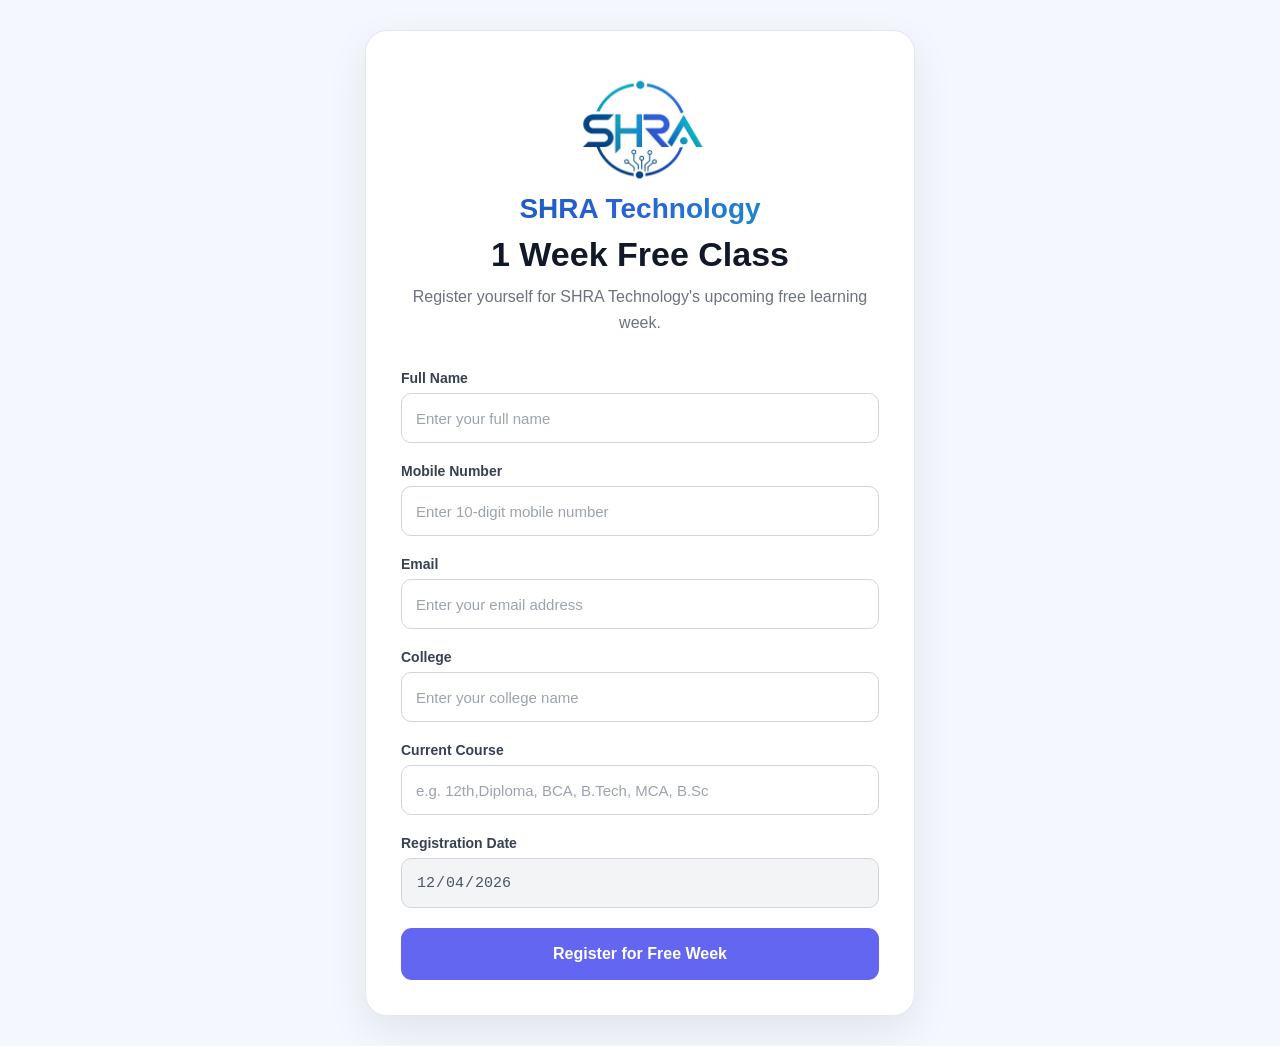
<file: frontend/registration/registration.html>
<!DOCTYPE html>
<html lang="en">

<head>
    <meta charset="UTF-8">
    <meta name="viewport" content="width=device-width, initial-scale=1.0">

    <title>SHRA Technology | Free Week Registration</title>

    <link rel="stylesheet" href="registration.css">
</head>

<body>

    <main class="registration-page">

        <div class="registration-container">

            <!-- Header -->
            <div class="form-header">

                <div class="logo">
                    <img src="../Image/logo-shra.png" alt="logo">
                </div>

                <div class="logo">
                    SHRA <span>Technology</span>
                </div>

                <h1>1 Week Free Class</h1>

                <p>
                    Register yourself for SHRA Technology's
                    upcoming free learning week.
                </p>

            </div>


            <!-- Registration Form -->
            <form id="registrationForm">

                <!-- Name -->
                <div class="form-group">

                    <label for="name">
                        Full Name
                    </label>

                    <input type="text" id="name" name="name" placeholder="Enter your full name" autocomplete="name"
                        required>

                </div>


                <!-- Mobile Number -->
                <div class="form-group">

                    <label for="mobile">
                        Mobile Number
                    </label>

                    <input type="tel" id="mobile" name="mobile" placeholder="Enter 10-digit mobile number"
                        maxlength="10" inputmode="numeric" autocomplete="tel" required>

                </div>


                <!-- Email -->
                <div class="form-group">

                    <label for="email">
                        Email
                    </label>

                    <input type="email" id="email" name="email" placeholder="Enter your email address"
                        autocomplete="email" required>

                </div>


                <!-- College -->
                <div class="form-group">

                    <label for="college">
                        College
                    </label>

                    <input type="text" id="college" name="college" placeholder="Enter your college name"
                        autocomplete="organization" required>

                </div>


                <!-- Current Course -->
                <div class="form-group">

                    <label for="currentCourse">
                        Current Course
                    </label>

                    <input type="text" id="currentCourse" name="currentCourse"
                        placeholder="e.g. 12th,Diploma, BCA, B.Tech, MCA, B.Sc" required>

                </div>


                <!-- Registration Date -->
                <div class="form-group">

                    <label for="registrationDate">
                        Registration Date
                    </label>

                    <input type="date" id="registrationDate" name="registrationDate" readonly>

                </div>


                <!-- Submit -->
                <button type="submit" id="submitBtn" class="submit-btn">
                    Register for Free Week
                </button>


                <!-- Status Message -->
                <div id="formMessage" class="form-message" role="alert"></div>

            </form>

        </div>

        <!-- =========================
     REGISTRATION SUCCESS OVERLAY
========================= -->

        <div class="success-overlay" id="successOverlay">

            <div class="success-card">

                <div class="success-icon">
                    ✓
                </div>

                <h2>
                    Registration Successful! 🎉
                </h2>

                <p class="success-subtitle">
                    Congratulations! Your registration for
                    SHRA Technology's 1 Week Free Class is confirmed.
                </p>

                <div class="student-details">

                    <div class="detail-row">
                        <span>Registration ID</span>
                        <strong id="successRegistrationId"></strong>
                    </div>

                    <div class="detail-row">
                        <span>Name</span>
                        <strong id="successName"></strong>
                    </div>

                    <div class="detail-row">
                        <span>Mobile</span>
                        <strong id="successMobile"></strong>
                    </div>

                    <div class="detail-row">
                        <span>Email</span>
                        <strong id="successEmail"></strong>
                    </div>

                    <div class="detail-row">
                        <span>College</span>
                        <strong id="successCollege"></strong>
                    </div>

                    <div class="detail-row">
                        <span>Current Course</span>
                        <strong id="successCourse"></strong>
                    </div>

                    <div class="detail-row">
                        <span>Registration Date</span>
                        <strong id="successDate"></strong>
                    </div>

                </div>

                <div class="success-thanks">
                    <strong>
                        Thank You for Registering! ❤️
                    </strong>

                    <p>
                        Apne dosto ko bhi SHRA Technology ke
                        1 Week Free Classes ke baare mein bataiye
                        aur unhe bhi join karne ke liye invite kijiye. 🚀
                    </p>
                </div>

                <div class="success-actions">

                    <button type="button" class="print-btn" id="printBtn">
                        🖨 Print
                    </button>

                    <button type="button" class="success-ok-btn" id="successOkBtn">
                        OK
                    </button>

                </div>

            </div>

        </div>

    </main>


    <script src="registration.js"></script>


</body>

</html>
</file>
<file: frontend/registration/registration.css>
/* =========================
   RESET
========================= */

* {
    margin: 0;
    padding: 0;
    box-sizing: border-box;
}


/* =========================
   BODY
========================= */

body {
    font-family: Arial, Helvetica, sans-serif;

    background: #f5f7ff;

    color: #111827;

    min-height: 100vh;
}


/* =========================
   PAGE
========================= */

.registration-page {
    min-height: 100vh;

    display: flex;
    justify-content: center;
    align-items: center;

    padding: 30px 15px;
}


/* =========================
   CONTAINER
========================= */

.registration-container {
    width: 100%;
    max-width: 550px;

    background: #ffffff;

    padding: 35px;

    border-radius: 22px;

    border: 1px solid #e5e7eb;

    box-shadow:
        0 15px 40px rgba(0, 0, 0, 0.08);
}


/* =========================
   HEADER
========================= */
.form-header {
    text-align: center;
    margin-bottom: 35px;
}


/* =========================
   LOGO
========================= */

.form-header .logo:first-child {
    margin-bottom: 22px;
}

.form-header .logo:first-child img {
    width: 200px;
    height: 125px;

    object-fit: contain;
    display: block;
    margin: 0 auto;
}


/* =========================
   SHRA TECHNOLOGY
========================= */

.form-header .logo:nth-child(2) {
    font-size: 28px;
    font-weight: 800;

    margin-top: -20px;

    margin-bottom: 10px;

    background: linear-gradient(135deg,
            #1557a6,
            #2864d9,
            #12a9bd);

    -webkit-background-clip: text;
    -webkit-text-fill-color: transparent;
    background-clip: text;
}


/* =========================
   HEADING
========================= */

.form-header h1 {
    font-size: 34px;
    margin-bottom: 10px;
}

.form-header p {
    color: #6b7280;
    font-size: 16px;
    line-height: 1.6;
}


/* =========================
   FORM
========================= */

.form-group {
    margin-bottom: 20px;
}

.form-group label {
    display: block;

    margin-bottom: 7px;

    font-size: 14px;

    font-weight: 700;

    color: #374151;
}


/* =========================
   INPUT
========================= */

.form-group input {
    width: 100%;

    height: 50px;

    padding: 0 14px;

    border: 1px solid #d1d5db;

    border-radius: 10px;

    background: #ffffff;

    color: #111827;

    font-size: 15px;

    outline: none;

    transition: 0.2s ease;
}

.form-group input::placeholder {
    color: #9ca3af;
}

.form-group input:focus {
    border-color: #6366f1;

    box-shadow:
        0 0 0 3px rgba(99, 102, 241, 0.12);
}


/* =========================
   READONLY DATE
========================= */

.form-group input[readonly] {
    background: #f3f4f6;

    color: #4b5563;

    cursor: not-allowed;
}


/* =========================
   SUBMIT BUTTON
========================= */

.submit-btn {
    width: 100%;

    height: 52px;

    border: none;

    border-radius: 11px;

    background: #6366f1;

    color: #ffffff;

    font-size: 16px;

    font-weight: 800;

    cursor: pointer;

    transition: 0.2s ease;
}

.submit-btn:hover {
    background: #4f46e5;

    transform: translateY(-1px);
}

.submit-btn:disabled {
    opacity: 0.7;

    cursor: not-allowed;

    transform: none;
}


/* =========================
   MESSAGE
========================= */

.form-message {
    display: none;

    margin-top: 18px;

    padding: 12px 15px;

    border-radius: 10px;

    font-size: 14px;

    text-align: center;
}

.form-message.success {
    display: block;

    background: #dcfce7;

    color: #166534;
}

.form-message.error {
    display: block;

    background: #fee2e2;

    color: #991b1b;
}


/* =========================
   MOBILE
========================= */

@media (max-width: 600px) {

    .registration-page {
        padding: 15px;
    }

    .registration-container {
        padding: 25px 20px;

        border-radius: 18px;
    }

    .form-header h1 {
        font-size: 27px;
    }

    .logo {
        font-size: 22px;
    }
}


/* =========================
   SUCCESS OVERLAY
========================= */

.success-overlay {
    position: fixed;

    inset: 0;

    z-index: 9999;

    display: none;

    align-items: center;
    justify-content: center;

    padding: 20px;

    background: rgba(15, 23, 42, 0.65);

    backdrop-filter: blur(6px);
}


/* Show Overlay */

.success-overlay.active {
    display: flex;
}


/* =========================
   SUCCESS CARD
========================= */

.success-card {
    width: 100%;
    max-width: 480px;

    max-height: 90vh;

    overflow-y: auto;

    padding: 32px 30px;

    background: #ffffff;

    border-radius: 24px;

    text-align: center;

    box-shadow:
        0 25px 60px rgba(0, 0, 0, 0.20);

    animation: successCardShow 0.3s ease;
}


/* Card Animation */

@keyframes successCardShow {

    from {
        opacity: 0;
        transform: scale(0.92) translateY(15px);
    }

    to {
        opacity: 1;
        transform: scale(1) translateY(0);
    }

}


/* =========================
   SUCCESS ICON
========================= */

.success-icon {
    width: 65px;
    height: 65px;

    margin: 0 auto 18px;

    display: flex;
    align-items: center;
    justify-content: center;

    border-radius: 50%;

    background: #dcfce7;

    color: #16a34a;

    font-size: 32px;
    font-weight: 800;
}


/* =========================
   SUCCESS TITLE
========================= */

.success-card h2 {
    margin-bottom: 10px;

    font-size: 28px;

    color: #111827;
}

.success-subtitle {
    color: #6b7280;

    font-size: 14px;

    line-height: 1.6;

    margin-bottom: 22px;
}


/* =========================
   STUDENT DETAILS
========================= */

.student-details {
    padding: 16px;

    background: #f8fafc;

    border: 1px solid #e5e7eb;

    border-radius: 14px;

    text-align: left;

    margin-bottom: 20px;
}

.detail-row {
    display: flex;

    justify-content: space-between;
    align-items: flex-start;

    gap: 15px;

    padding: 9px 0;

    border-bottom: 1px solid #e5e7eb;
}

.detail-row:last-child {
    border-bottom: none;
}

.detail-row span {
    color: #6b7280;

    font-size: 13px;

    flex-shrink: 0;
}

.detail-row strong {
    color: #111827;

    font-size: 13px;

    text-align: right;

    word-break: break-word;
}


/* =========================
   THANK YOU MESSAGE
========================= */

.success-thanks {
    padding: 15px;

    margin-bottom: 20px;

    background: #f5f7ff;

    border-radius: 14px;
}

.success-thanks strong {
    display: block;

    margin-bottom: 7px;

    font-size: 15px;

    color: #1557a6;
}

.success-thanks p {
    color: #6b7280;

    font-size: 13px;

    line-height: 1.6;
}


/* =========================
   OK BUTTON
========================= */
.success-actions {
    display: flex;
    gap: 12px;
    margin-top: 20px;
}

.print-btn,
.success-ok-btn {
    flex: 1;
    height: 50px;

    border: none;
    border-radius: 11px;

    font-size: 15px;
    font-weight: 800;

    cursor: pointer;
}

.print-btn {
    background: #eef2ff;
    color: #1557a6;
}

.success-ok-btn {
    background: linear-gradient(135deg,
            #1557a6,
            #2864d9,
            #12a9bd);

    color: white;
}

.print-btn:hover,
.success-ok-btn:hover {
    transform: translateY(-2px);
}


/* =========================
   MOBILE
========================= */

@media (max-width: 520px) {

    .success-overlay {
        padding: 15px;
    }

    .success-card {
        padding: 25px 18px;

        border-radius: 20px;
    }

    .success-card h2 {
        font-size: 24px;
    }

    .detail-row {
        gap: 10px;
    }

}


/* =====================================================
   PRINT REGISTRATION SUCCESS CARD
===================================================== */

/* =====================================================
   PRINT REGISTRATION CARD
===================================================== */

@media print {

    @page {
        size: A4 portrait;
        margin: 0;
    }

    html,
    body {
        width: 210mm !important;
        height: 297mm !important;
        margin: 0 !important;
        padding: 0 !important;
        background: #fff !important;
    }

    /* Everything invisible, but layout remains */
    body * {
        visibility: hidden !important;
    }

    /* Show overlay */
    #successOverlay,
    #successOverlay * {
        visibility: visible !important;
    }

    #successOverlay {
        position: absolute !important;

        left: 0 !important;
        top: 0 !important;

        width: 210mm !important;
        height: 297mm !important;

        margin: 0 !important;
        padding: 0 !important;

        display: flex !important;

        align-items: center !important;
        justify-content: center !important;

        background: #fff !important;

        overflow: visible !important;
    }

    /* Registration Card */
    #successOverlay .success-card {
        position: relative !important;

        width: 160mm !important;
        max-width: 160mm !important;

        height: auto !important;

        margin: 0 !important;

        padding: 12mm !important;

        box-sizing: border-box !important;

        background: #fff !important;

        border: 1px solid #d1d5db !important;
        border-radius: 5mm !important;

        box-shadow: none !important;

        transform: none !important;

        animation: none !important;

        page-break-inside: avoid !important;
        break-inside: avoid !important;
    }

    /* Success icon */
    #successOverlay .success-icon {
        width: 20mm !important;
        height: 20mm !important;

        margin: 0 auto 5mm !important;

        font-size: 11mm !important;
    }

    /* Heading */
    #successOverlay h2 {
        font-size: 8mm !important;
        line-height: 1.2 !important;

        margin: 0 0 4mm !important;
    }

    /* Subtitle */
    #successOverlay .success-subtitle {
        font-size: 4mm !important;
        line-height: 1.5 !important;

        margin-bottom: 6mm !important;
    }

    /* Student details */
    #successOverlay .student-details {
        padding: 4mm !important;
        margin-bottom: 6mm !important;

        border-radius: 3mm !important;
    }

    #successOverlay .detail-row {
        padding: 2.5mm 0 !important;
        gap: 5mm !important;
    }

    #successOverlay .detail-row span,
    #successOverlay .detail-row strong {
        font-size: 3.6mm !important;
    }

    /* Thank you */
    #successOverlay .success-thanks {
        padding: 4mm !important;
        margin-bottom: 0 !important;

        border-radius: 3mm !important;
    }

    #successOverlay .success-thanks strong {
        font-size: 4mm !important;
    }

    #successOverlay .success-thanks p {
        font-size: 3.5mm !important;
        line-height: 1.5 !important;
        margin: 0 !important;
    }

    /* Hide buttons */
    #successOverlay .success-actions {
        display: none !important;
    }

    /* Avoid page breaks */
    #successOverlay,
    #successOverlay .success-card {
        page-break-before: avoid !important;
        page-break-after: avoid !important;
        page-break-inside: avoid !important;

        break-before: avoid !important;
        break-after: avoid !important;
        break-inside: avoid !important;
    }
}
</file>
